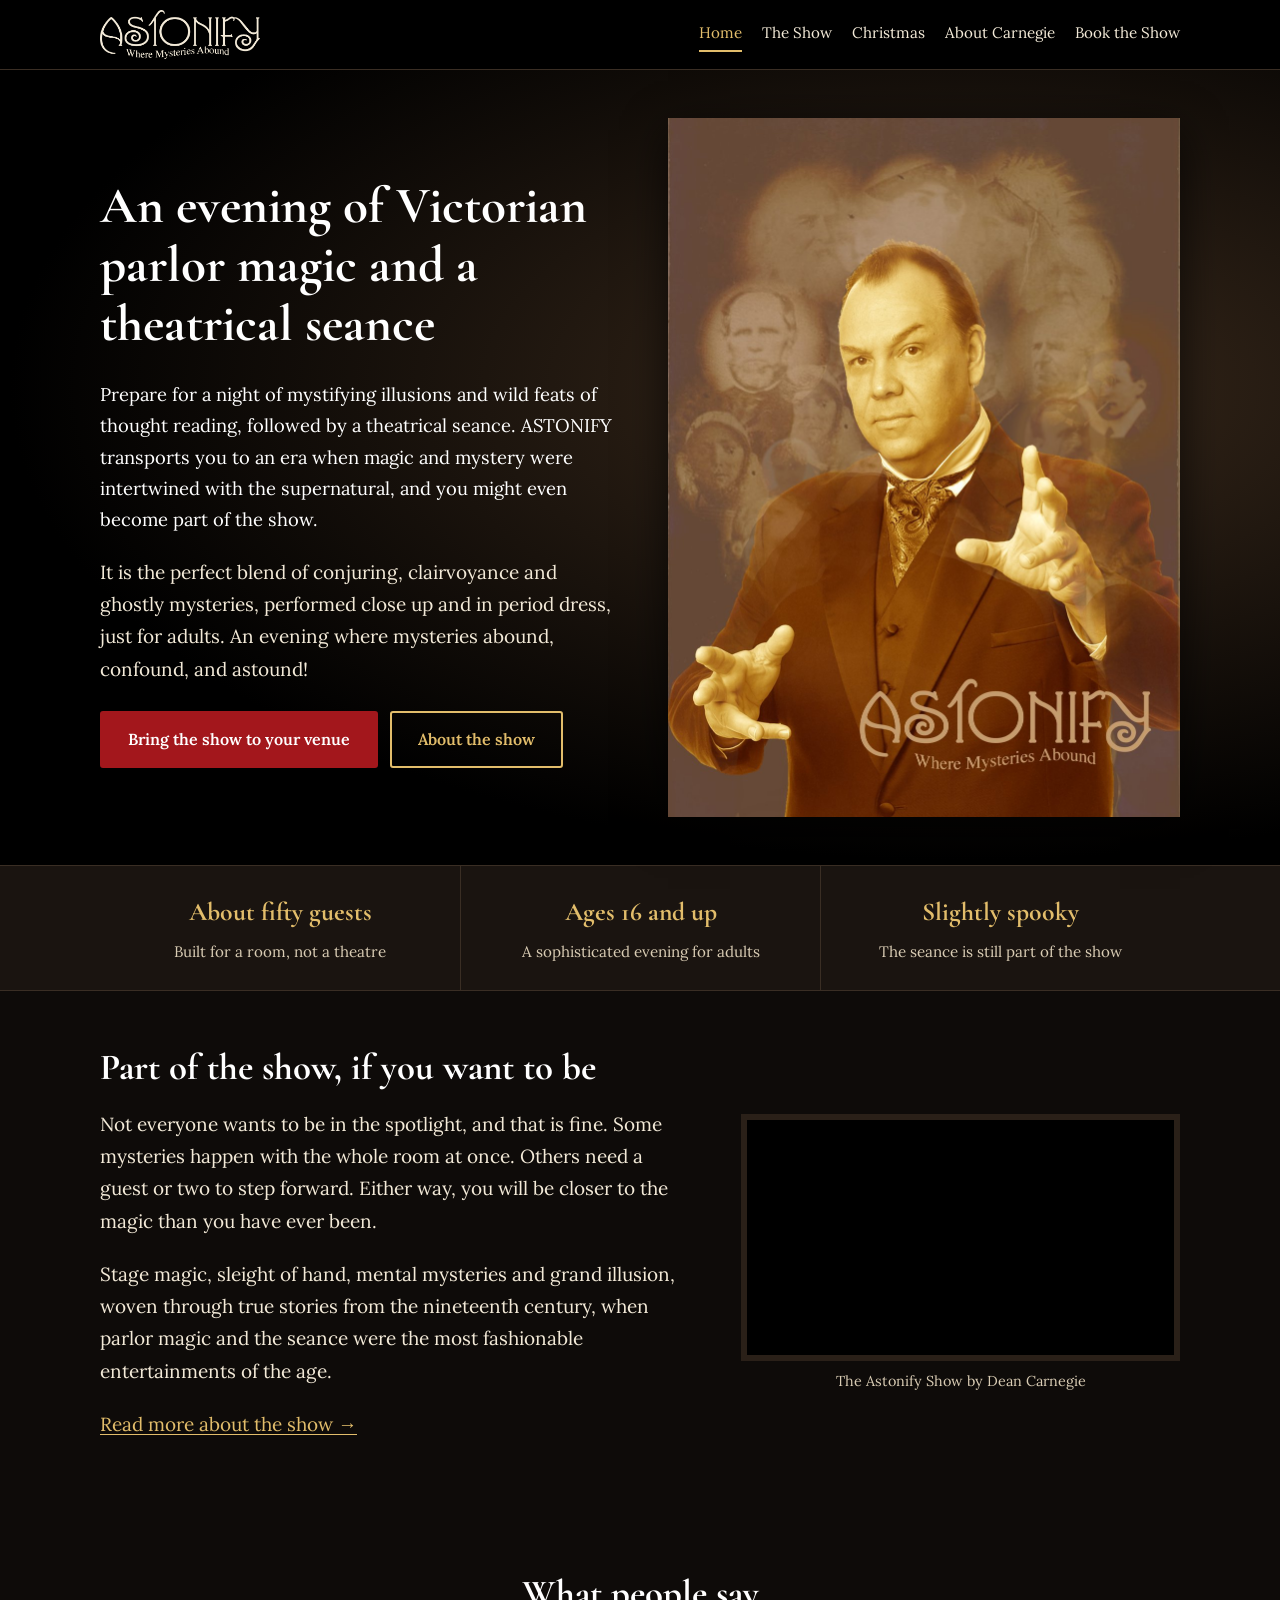
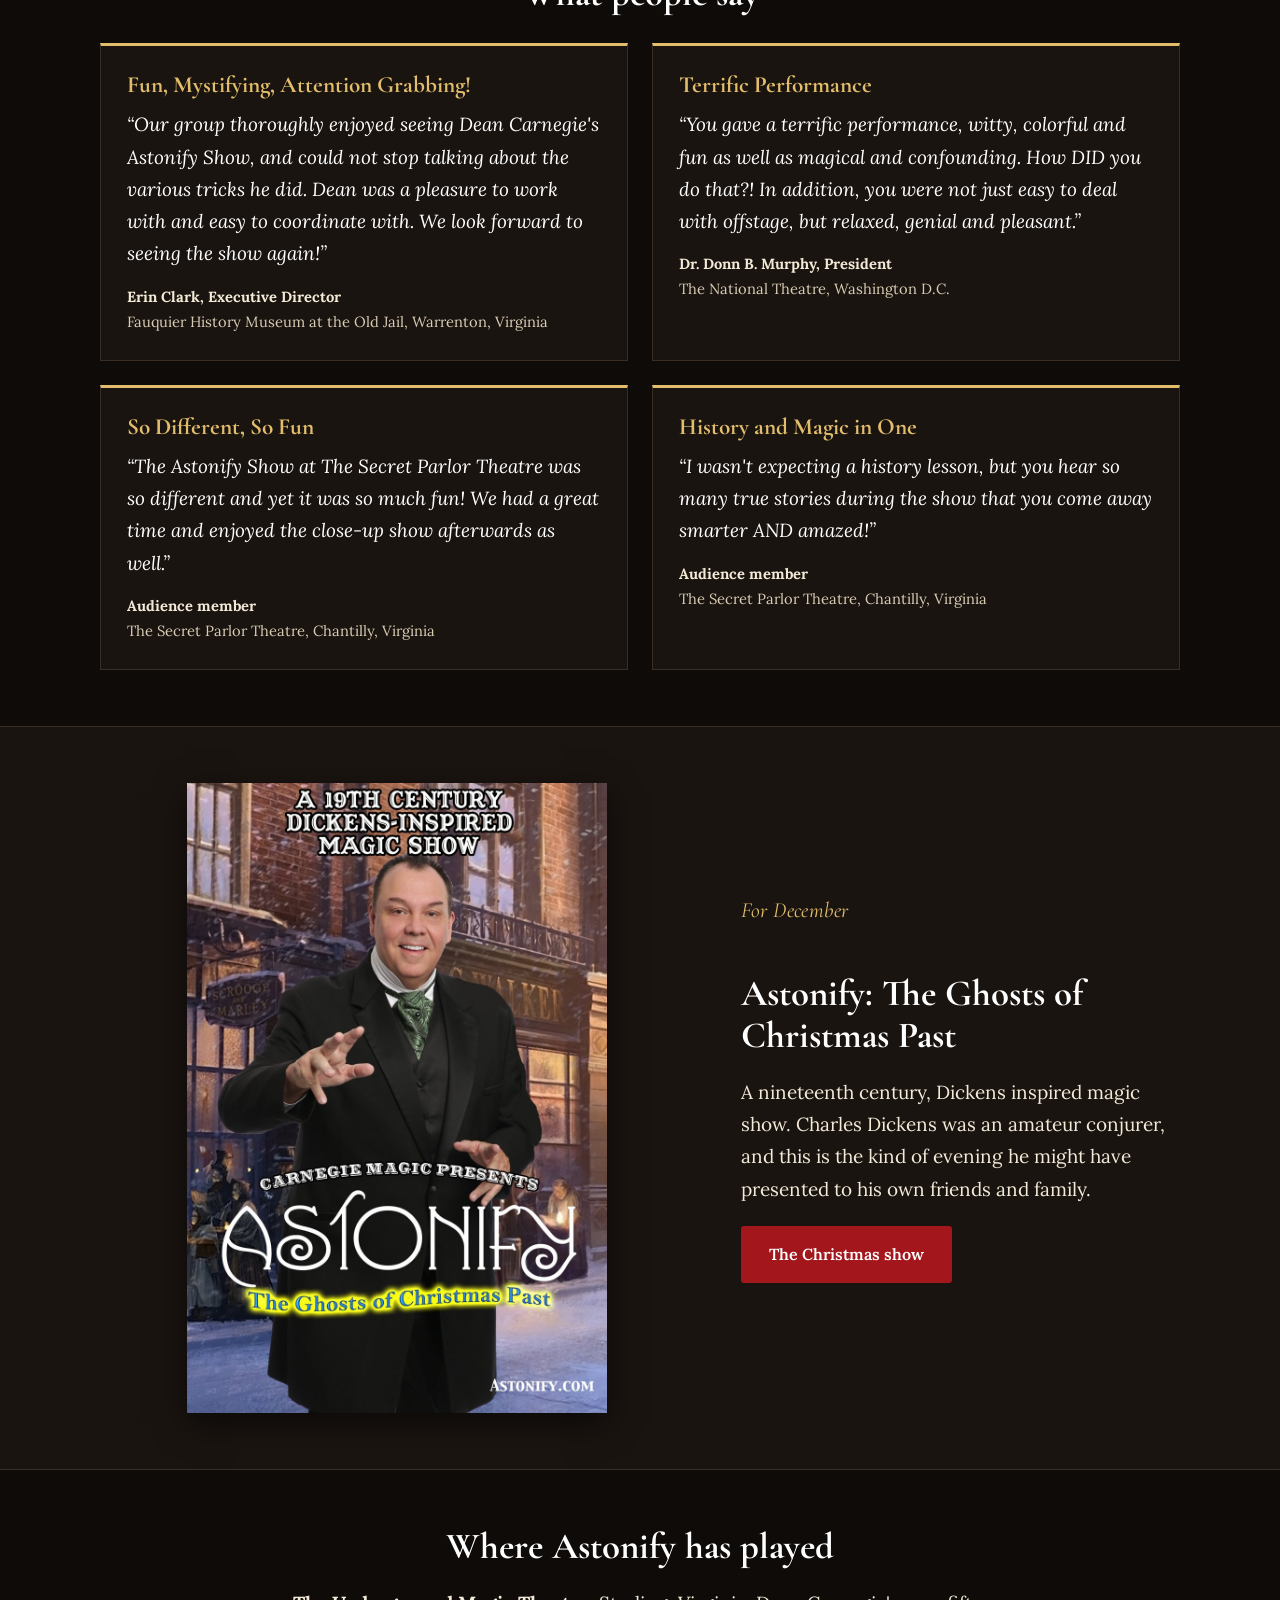
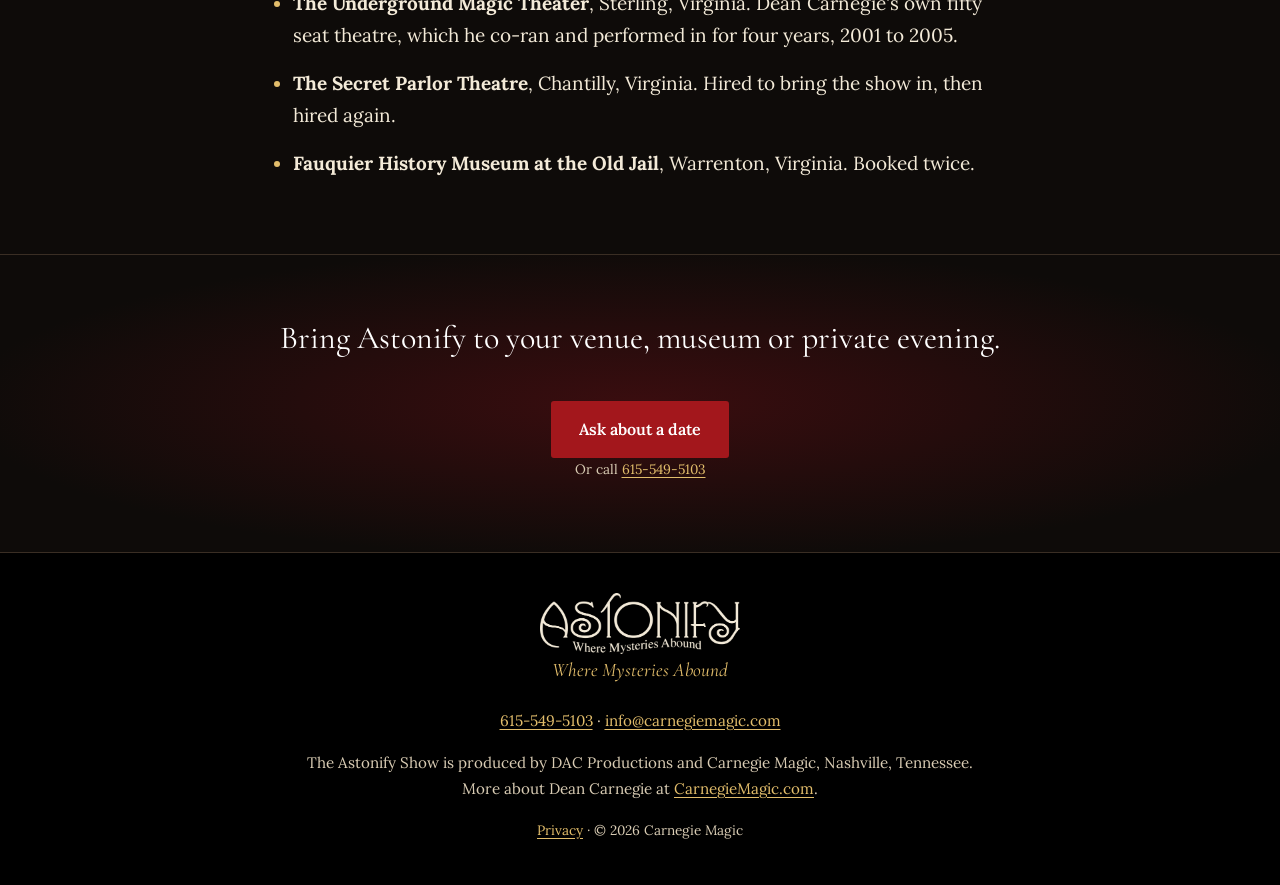
<file: index.html>
<!doctype html>
<html lang="en">
<head>
<meta charset="utf-8">
<meta name="viewport" content="width=device-width, initial-scale=1">
<title>The Astonify Show | Victorian Magic and Seance Show, Nashville | Dean Carnegie</title>
<meta name="description" content="Astonify is an immersive Victorian magic and theatrical seance show by Nashville illusionist Dean Carnegie, for an intimate room of about fifty adults. Book it for your venue, museum or private event.">
<link rel="canonical" href="https://astonify.com/">
<link rel="icon" href="img/icon.jpg">
<meta property="og:title" content="The Astonify Show | Victorian Magic and Seance Show, Nashville | Dean Carnegie">
<meta property="og:description" content="Astonify is an immersive Victorian magic and theatrical seance show by Nashville illusionist Dean Carnegie, for an intimate room of about fifty adults. Book it for your venue, museum or private event.">
<meta property="og:image" content="https://astonify.com/img/og.jpg">
<meta property="og:url" content="https://astonify.com/">
<meta property="og:type" content="website">
<meta name="twitter:card" content="summary_large_image">
<script type="application/ld+json">
{
 "@context": "https://schema.org",
 "@graph": [
  {"@type": "WebSite", "@id": "https://astonify.com/#site", "url": "https://astonify.com/", "name": "The Astonify Show",
   "publisher": {"@id": "https://carnegiemagic.com/#dean"}},
  {"@type": "Person", "@id": "https://carnegiemagic.com/#dean", "name": "Dean Carnegie",
   "alternateName": "Carnegie, The Artist of Mystery", "jobTitle": "Illusionist and magic historian",
   "url": "https://carnegiemagic.com/", "image": "https://astonify.com/img/spirits-hero.jpg",
   "homeLocation": {"@type": "City", "name": "Nashville, Tennessee"},
   "sameAs": ["https://carnegiemagic.com/", "https://themagicdetective.com/", "https://magicdetectivepodcast.com/",
              "https://art.carnegiemagic.com/", "https://www.youtube.com/@ArtistofMystery"]},
  {"@type": "Service", "@id": "https://astonify.com/#show", "name": "The Astonify Show",
   "alternateName": "Astonify", "serviceType": "Victorian parlor magic show and theatrical seance",
   "description": "An immersive evening of Victorian parlor magic, thought reading and a theatrical seance, created and performed by Nashville illusionist Dean Carnegie for an intimate room of about fifty adults (ages 16 and up). Available all year for venues, museums, historic sites, clubs and private events.",
   "url": "https://astonify.com/", "image": "https://astonify.com/img/og.jpg",
   "provider": {"@id": "https://carnegiemagic.com/#dean"},
   "areaServed": [{"@type": "City", "name": "Nashville, Tennessee"}, {"@type": "State", "name": "Tennessee"}, {"@type": "Country", "name": "United States"}],
   "audience": {"@type": "PeopleAudience", "suggestedMinAge": 16},
   "hasOfferCatalog": {"@type": "OfferCatalog", "name": "Astonify shows", "itemListElement": [
     {"@type": "Offer", "itemOffered": {"@type": "Service", "name": "The Astonify Show", "url": "https://astonify.com/the-show/"}},
     {"@type": "Offer", "itemOffered": {"@type": "Service", "name": "Astonify: The Ghosts of Christmas Past", "url": "https://astonify.com/christmas/",
       "description": "A family friendly, Dickens inspired nineteenth century magic show for intimate December events."}}]},
   "review": [
     {"@type": "Review", "reviewBody": "Fun, Mystifying, Attention Grabbing! Our group thoroughly enjoyed seeing Dean Carnegie's Astonify Show.",
      "author": {"@type": "Person", "name": "Erin Clark", "jobTitle": "Executive Director, Fauquier History Museum at the Old Jail"}},
     {"@type": "Review", "reviewBody": "You gave a terrific performance, witty, colorful and fun as well as magical and confounding.",
      "author": {"@type": "Person", "name": "Dr. Donn B. Murphy", "jobTitle": "President, The National Theatre, Washington D.C."}}]}
 ]
}
</script>
<link rel="preconnect" href="https://fonts.googleapis.com">
<link rel="preconnect" href="https://fonts.gstatic.com" crossorigin>
<link href="https://fonts.googleapis.com/css2?family=Cormorant+Garamond:ital,wght@0,600;0,700;1,600&family=Lora:ital,wght@0,400;0,600;1,400&display=swap" rel="stylesheet">
<link rel="stylesheet" href="style.css">
</head>
<body>
<a class="skip" href="#main">Skip to content</a>
<header class="top">
  <div class="wrap top-in">
    <a class="brand" href="./"><img src="img/logo.png" alt="Astonify" width="180" height="55"></a>
    <nav aria-label="Main"><a href="./" aria-current="page">Home</a><a href="the-show/">The Show</a><a href="christmas/">Christmas</a><a href="about/">About Carnegie</a><a href="book/">Book the Show</a></nav>
  </div>
</header>
<main id="main">

<section class="hero"><div class="wrap hero-in">
  <div class="hero-text">
    <h1>An evening of Victorian parlor magic and a theatrical seance</h1>
    <p class="lead">Prepare for a night of mystifying illusions and wild feats of thought reading, followed by a
    theatrical seance. ASTONIFY transports you to an era when magic and mystery were intertwined with the supernatural,
    and you might even become part of the show.</p>
    <p>It is the perfect blend of conjuring, clairvoyance and ghostly mysteries, performed close up and in period dress,
    just for adults. An evening where mysteries abound, confound, and astound!</p>
    <div class="btns"><a class="btn" href="book/">Bring the show to your venue</a>
    <a class="btn ghost" href="the-show/">About the show</a></div>
  </div>
  <div class="hero-photo">
    <img src="img/spirits-hero.jpg" alt="Dean Carnegie surrounded by the spirits of the past. Astonify, Where Mysteries Abound" width="1025" height="1400">
  </div>
</div></section>

<section class="facts"><div class="wrap facts-in">
  <div><strong>About fifty guests</strong><span>Built for a room, not a theatre</span></div>
  <div><strong>Ages 16 and up</strong><span>A sophisticated evening for adults</span></div>
  <div><strong>Slightly spooky</strong><span>The seance is still part of the show</span></div>
</div></section>

<section class="band"><div class="wrap split">
  <div>
    <h2>Part of the show, if you want to be</h2>
    <p>Not everyone wants to be in the spotlight, and that is fine. Some mysteries happen with the whole room at once.
    Others need a guest or two to step forward. Either way, you will be closer to the magic than you have ever been.</p>
    <p>Stage magic, sleight of hand, mental mysteries and grand illusion, woven through true stories from the
    nineteenth century, when parlor magic and the seance were the most fashionable entertainments of the age.</p>
    <p><a href="the-show/">Read more about the show &rarr;</a></p>
  </div>
  <div><div class="video">
      <div class="video-frame"><iframe src="https://www.youtube.com/embed/URUODQ2wFEM" title="The Astonify Show by Dean Carnegie" loading="lazy"
        allow="accelerometer; autoplay; clipboard-write; encrypted-media; gyroscope; picture-in-picture; web-share"
        referrerpolicy="strict-origin-when-cross-origin" allowfullscreen></iframe></div>
      <span class="video-cap">The Astonify Show by Dean Carnegie</span>
    </div></div>
</div></section>

<section class="band"><div class="wrap"><h2 class="center">What people say</h2><div class="reviews">
    <figure class="review">
      <h3>Fun, Mystifying, Attention Grabbing!</h3>
      <blockquote>&ldquo;Our group thoroughly enjoyed seeing Dean Carnegie&#x27;s Astonify Show, and could not stop talking about the various tricks he did. Dean was a pleasure to work with and easy to coordinate with. We look forward to seeing the show again!&rdquo;</blockquote>
      <figcaption><strong>Erin Clark, Executive Director</strong><br>Fauquier History Museum at the Old Jail, Warrenton, Virginia</figcaption>
    </figure>
    <figure class="review">
      <h3>Terrific Performance</h3>
      <blockquote>&ldquo;You gave a terrific performance, witty, colorful and fun as well as magical and confounding. How DID you do that?! In addition, you were not just easy to deal with offstage, but relaxed, genial and pleasant.&rdquo;</blockquote>
      <figcaption><strong>Dr. Donn B. Murphy, President</strong><br>The National Theatre, Washington D.C.</figcaption>
    </figure>
    <figure class="review">
      <h3>So Different, So Fun</h3>
      <blockquote>&ldquo;The Astonify Show at The Secret Parlor Theatre was so different and yet it was so much fun! We had a great time and enjoyed the close-up show afterwards as well.&rdquo;</blockquote>
      <figcaption><strong>Audience member</strong><br>The Secret Parlor Theatre, Chantilly, Virginia</figcaption>
    </figure>
    <figure class="review">
      <h3>History and Magic in One</h3>
      <blockquote>&ldquo;I wasn&#x27;t expecting a history lesson, but you hear so many true stories during the show that you come away smarter AND amazed!&rdquo;</blockquote>
      <figcaption><strong>Audience member</strong><br>The Secret Parlor Theatre, Chantilly, Virginia</figcaption>
    </figure></div></div></section>

<section class="band dark"><div class="wrap split">
  <div><img class="poster" src="img/ghosts-poster.jpg" alt="Poster: Astonify, The Ghosts of Christmas Past" width="900" height="1350" loading="lazy"></div>
  <div>
    <p class="kicker">For December</p>
    <h2>Astonify: The Ghosts of Christmas Past</h2>
    <p>A nineteenth century, Dickens inspired magic show. Charles Dickens was an amateur conjurer, and this is the
    kind of evening he might have presented to his own friends and family.</p>
    <p><a class="btn" href="christmas/">The Christmas show</a></p>
  </div>
</div></section>

<section class="band"><div class="wrap narrow">
  <h2 class="center">Where Astonify has played</h2>
  <ul class="venues">
    <li><strong>The Underground Magic Theater</strong>, Sterling, Virginia. Dean Carnegie's own fifty seat theatre,
    which he co-ran and performed in for four years, 2001 to 2005.</li>
    <li><strong>The Secret Parlor Theatre</strong>, Chantilly, Virginia. Hired to bring the show in, then hired again.</li>
    <li><strong>Fauquier History Museum at the Old Jail</strong>, Warrenton, Virginia. Booked twice.</li>
  </ul>
</div></section>
<section class="cta"><div class="wrap center">
  <p class="cta-line">Bring Astonify to your venue, museum or private evening.</p>
  <a class="btn" href="book/">Ask about a date</a>
  <p class="small">Or call <a href="tel:+16155495103">615-549-5103</a></p>
</div></section>

</main>
<footer class="foot">
  <div class="wrap">
    <img src="img/logo.png" alt="" width="200" height="61" class="foot-logo">
    <p class="foot-tag">Where Mysteries Abound</p>
    <p><a href="tel:+16155495103">615-549-5103</a> &middot; <a href="mailto:info@carnegiemagic.com">info@carnegiemagic.com</a></p>
    <p>The Astonify Show is produced by DAC Productions and Carnegie Magic, Nashville, Tennessee.<br>
    More about Dean Carnegie at <a href="https://carnegiemagic.com/">CarnegieMagic.com</a>.</p>
    <p class="small"><a href="privacy/">Privacy</a> &middot; &copy; 2026 Carnegie Magic</p>
  </div>
</footer>
<script>
// old WordPress links like astonify.com/?page_id=496 land here; send them to the matching new page
(function(){var p=new URLSearchParams(location.search).get('page_id');
var m={'496':'christmas/','571':'privacy/'};if(p&&m[p])location.replace(m[p]);})();
</script>
</body>
</html>
</file>
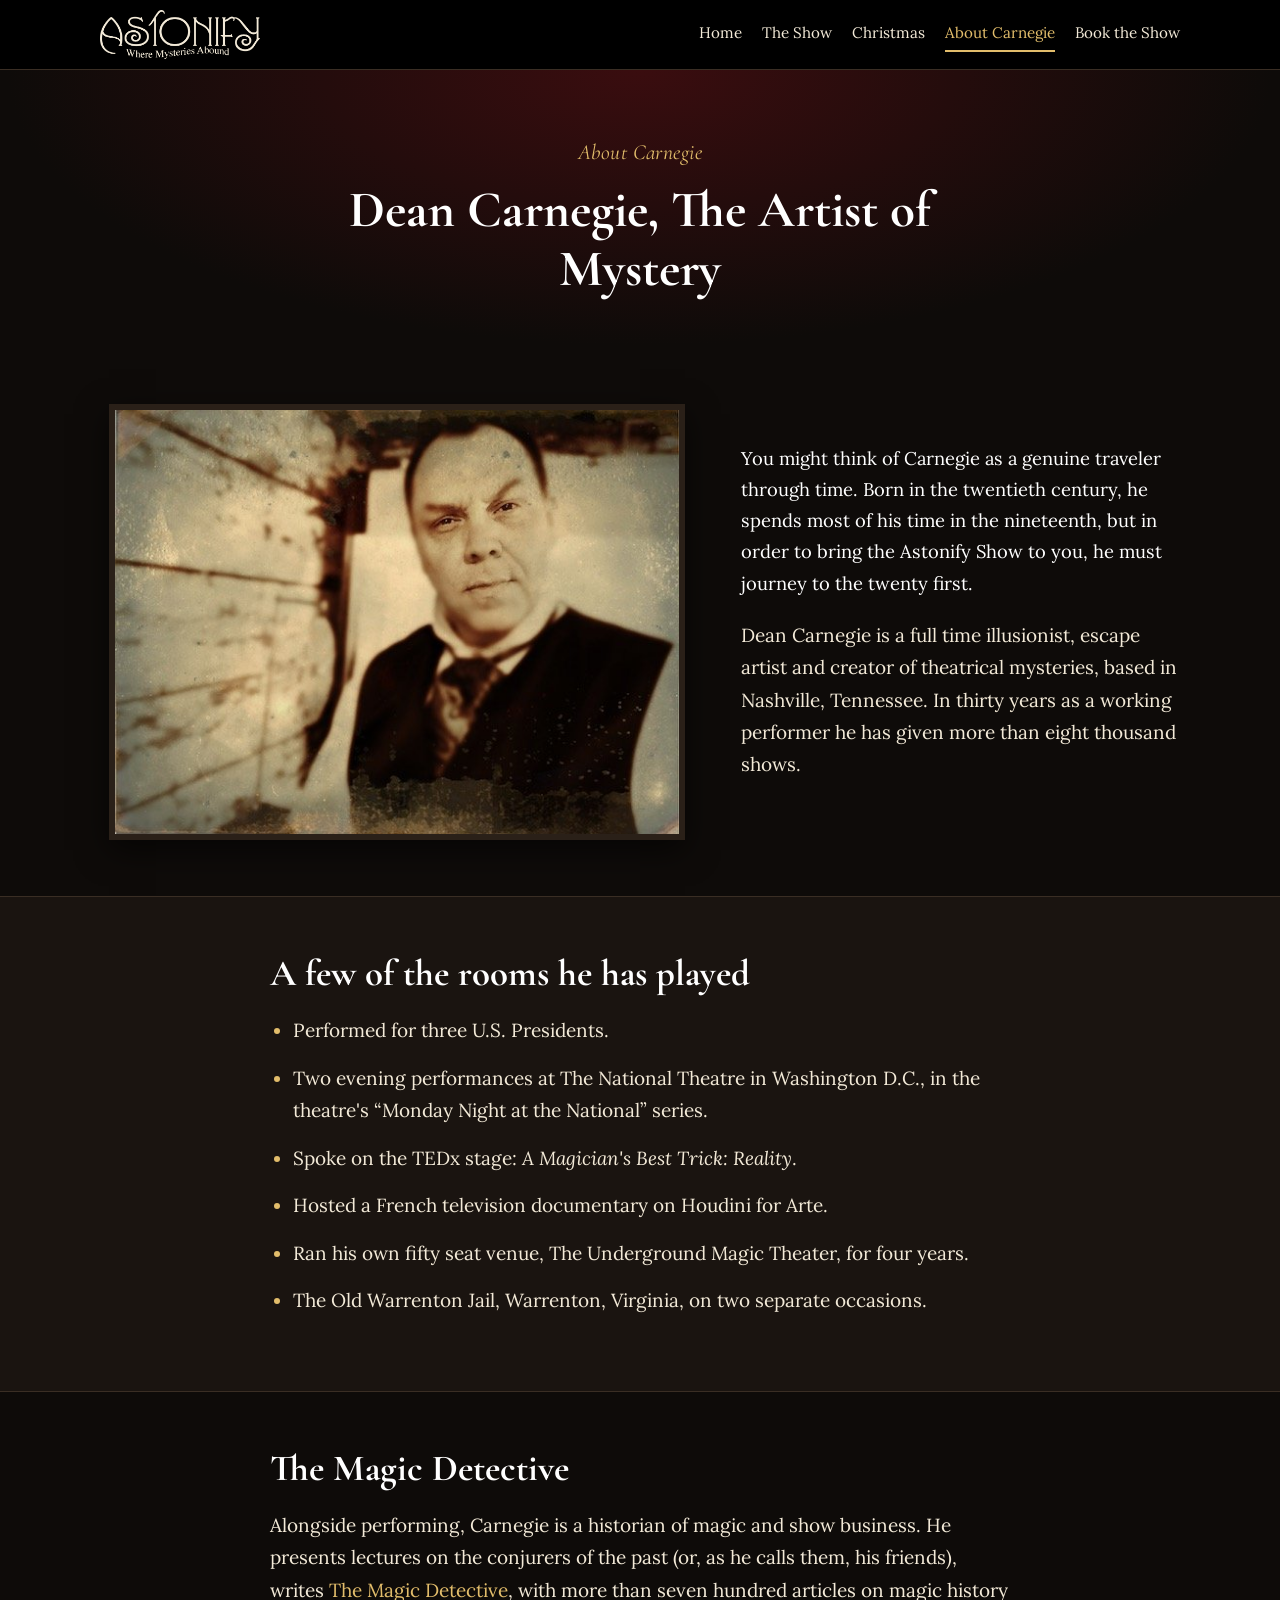
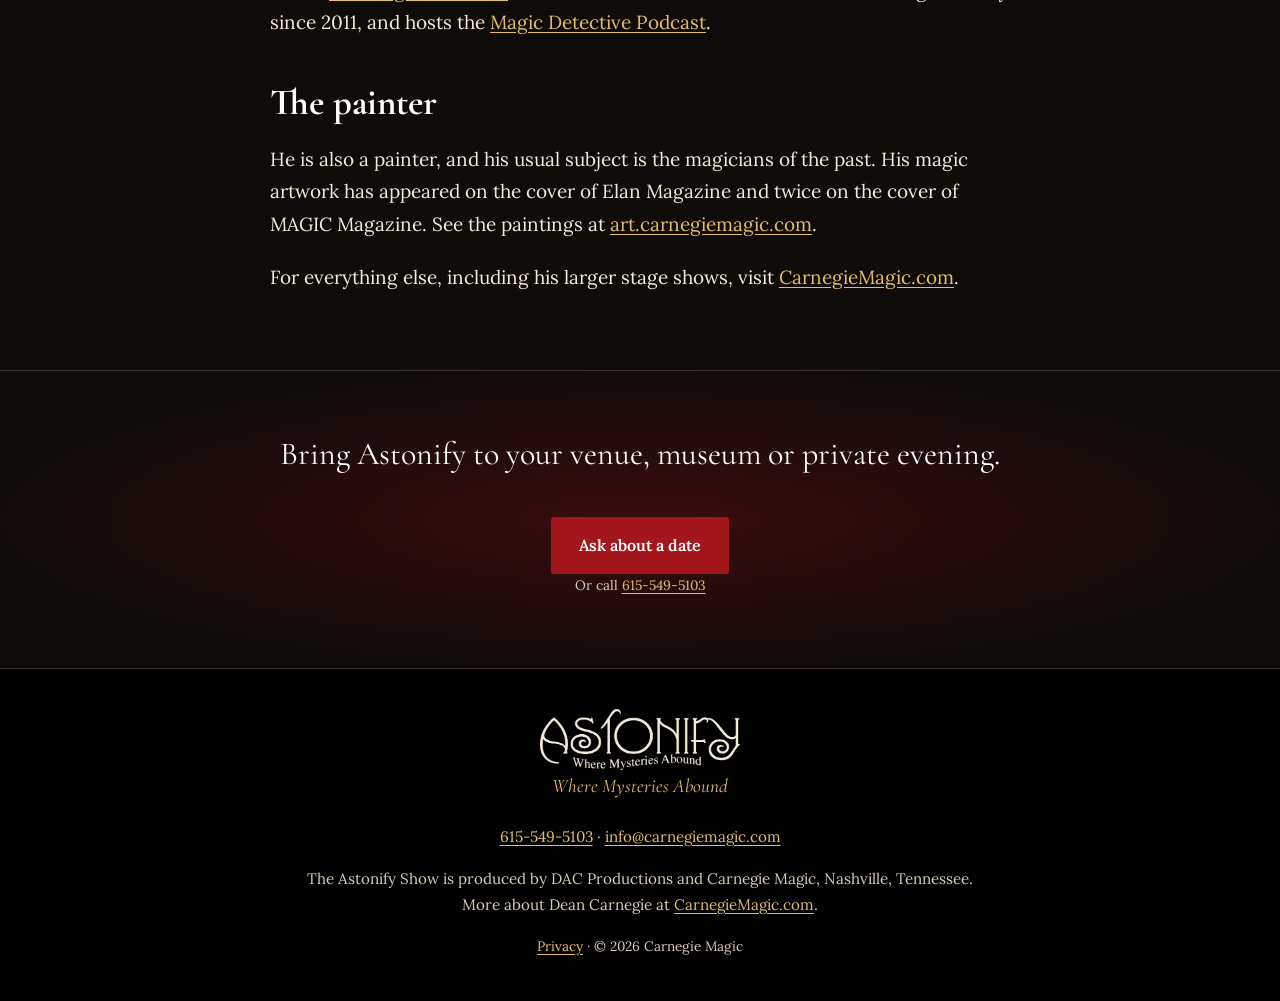
<file: about/index.html>
<!doctype html>
<html lang="en">
<head>
<meta charset="utf-8">
<meta name="viewport" content="width=device-width, initial-scale=1">
<title>About Dean Carnegie, Nashville Illusionist | The Astonify Show</title>
<meta name="description" content="Dean Carnegie, The Artist of Mystery: Nashville illusionist, magic historian and painter. Thirty years, more than eight thousand shows.">
<link rel="canonical" href="https://astonify.com/about/">
<link rel="icon" href="../img/icon.jpg">
<meta property="og:title" content="About Dean Carnegie, Nashville Illusionist | The Astonify Show">
<meta property="og:description" content="Dean Carnegie, The Artist of Mystery: Nashville illusionist, magic historian and painter. Thirty years, more than eight thousand shows.">
<meta property="og:image" content="https://astonify.com/img/og.jpg">
<meta property="og:url" content="https://astonify.com/about/">
<meta property="og:type" content="website">
<meta name="twitter:card" content="summary_large_image">

<link rel="preconnect" href="https://fonts.googleapis.com">
<link rel="preconnect" href="https://fonts.gstatic.com" crossorigin>
<link href="https://fonts.googleapis.com/css2?family=Cormorant+Garamond:ital,wght@0,600;0,700;1,600&family=Lora:ital,wght@0,400;0,600;1,400&display=swap" rel="stylesheet">
<link rel="stylesheet" href="../style.css">
</head>
<body>
<a class="skip" href="#main">Skip to content</a>
<header class="top">
  <div class="wrap top-in">
    <a class="brand" href="../"><img src="../img/logo.png" alt="Astonify" width="180" height="55"></a>
    <nav aria-label="Main"><a href=".././">Home</a><a href="../the-show/">The Show</a><a href="../christmas/">Christmas</a><a href="../about/" aria-current="page">About Carnegie</a><a href="../book/">Book the Show</a></nav>
  </div>
</header>
<main id="main">

<section class="pagehead"><div class="wrap narrow center">
  <p class="kicker">About Carnegie</p>
  <h1>Dean Carnegie, The Artist of Mystery</h1>
</div></section>
<section class="band"><div class="wrap split">
  <div><img class="photo" src="../img/portrait.jpg" alt="Tintype style portrait of Dean Carnegie" width="576" height="433"></div>
  <div>
    <p class="lead">You might think of Carnegie as a genuine traveler through time. Born in the twentieth century,
    he spends most of his time in the nineteenth, but in order to bring the Astonify Show to you, he must journey
    to the twenty first.</p>
    <p>Dean Carnegie is a full time illusionist, escape artist and creator of theatrical mysteries, based in
    Nashville, Tennessee. In thirty years as a working performer he has given more than eight thousand shows.</p>
  </div>
</div></section>
<section class="band dark"><div class="wrap narrow">
  <h2>A few of the rooms he has played</h2>
  <ul class="creds">
    <li>Performed for three U.S. Presidents.</li>
    <li>Two evening performances at The National Theatre in Washington D.C., in the theatre's
    &ldquo;Monday Night at the National&rdquo; series.</li>
    <li>Spoke on the TEDx stage: <em>A Magician's Best Trick: Reality</em>.</li>
    <li>Hosted a French television documentary on Houdini for Arte.</li>
    <li>Ran his own fifty seat venue, The Underground Magic Theater, for four years.</li>
    <li>The Old Warrenton Jail, Warrenton, Virginia, on two separate occasions.</li>
  </ul>
</div></section>
<section class="band"><div class="wrap narrow">
  <h2>The Magic Detective</h2>
  <p>Alongside performing, Carnegie is a historian of magic and show business. He presents lectures on the
  conjurers of the past (or, as he calls them, his friends), writes <a href="https://themagicdetective.com/">The Magic Detective</a>,
  with more than seven hundred articles on magic history since 2011, and hosts the
  <a href="https://magicdetectivepodcast.com/">Magic Detective Podcast</a>.</p>
  <h2>The painter</h2>
  <p>He is also a painter, and his usual subject is the magicians of the past. His magic artwork has appeared on the
  cover of Elan Magazine and twice on the cover of MAGIC Magazine. See the paintings at
  <a href="https://art.carnegiemagic.com/">art.carnegiemagic.com</a>.</p>
  <p>For everything else, including his larger stage shows, visit <a href="https://carnegiemagic.com/">CarnegieMagic.com</a>.</p>
</div></section>
<section class="cta"><div class="wrap center">
  <p class="cta-line">Bring Astonify to your venue, museum or private evening.</p>
  <a class="btn" href="../book/">Ask about a date</a>
  <p class="small">Or call <a href="tel:+16155495103">615-549-5103</a></p>
</div></section>

</main>
<footer class="foot">
  <div class="wrap">
    <img src="../img/logo.png" alt="" width="200" height="61" class="foot-logo">
    <p class="foot-tag">Where Mysteries Abound</p>
    <p><a href="tel:+16155495103">615-549-5103</a> &middot; <a href="mailto:info@carnegiemagic.com">info@carnegiemagic.com</a></p>
    <p>The Astonify Show is produced by DAC Productions and Carnegie Magic, Nashville, Tennessee.<br>
    More about Dean Carnegie at <a href="https://carnegiemagic.com/">CarnegieMagic.com</a>.</p>
    <p class="small"><a href="../privacy/">Privacy</a> &middot; &copy; 2026 Carnegie Magic</p>
  </div>
</footer>

</body>
</html>
</file>
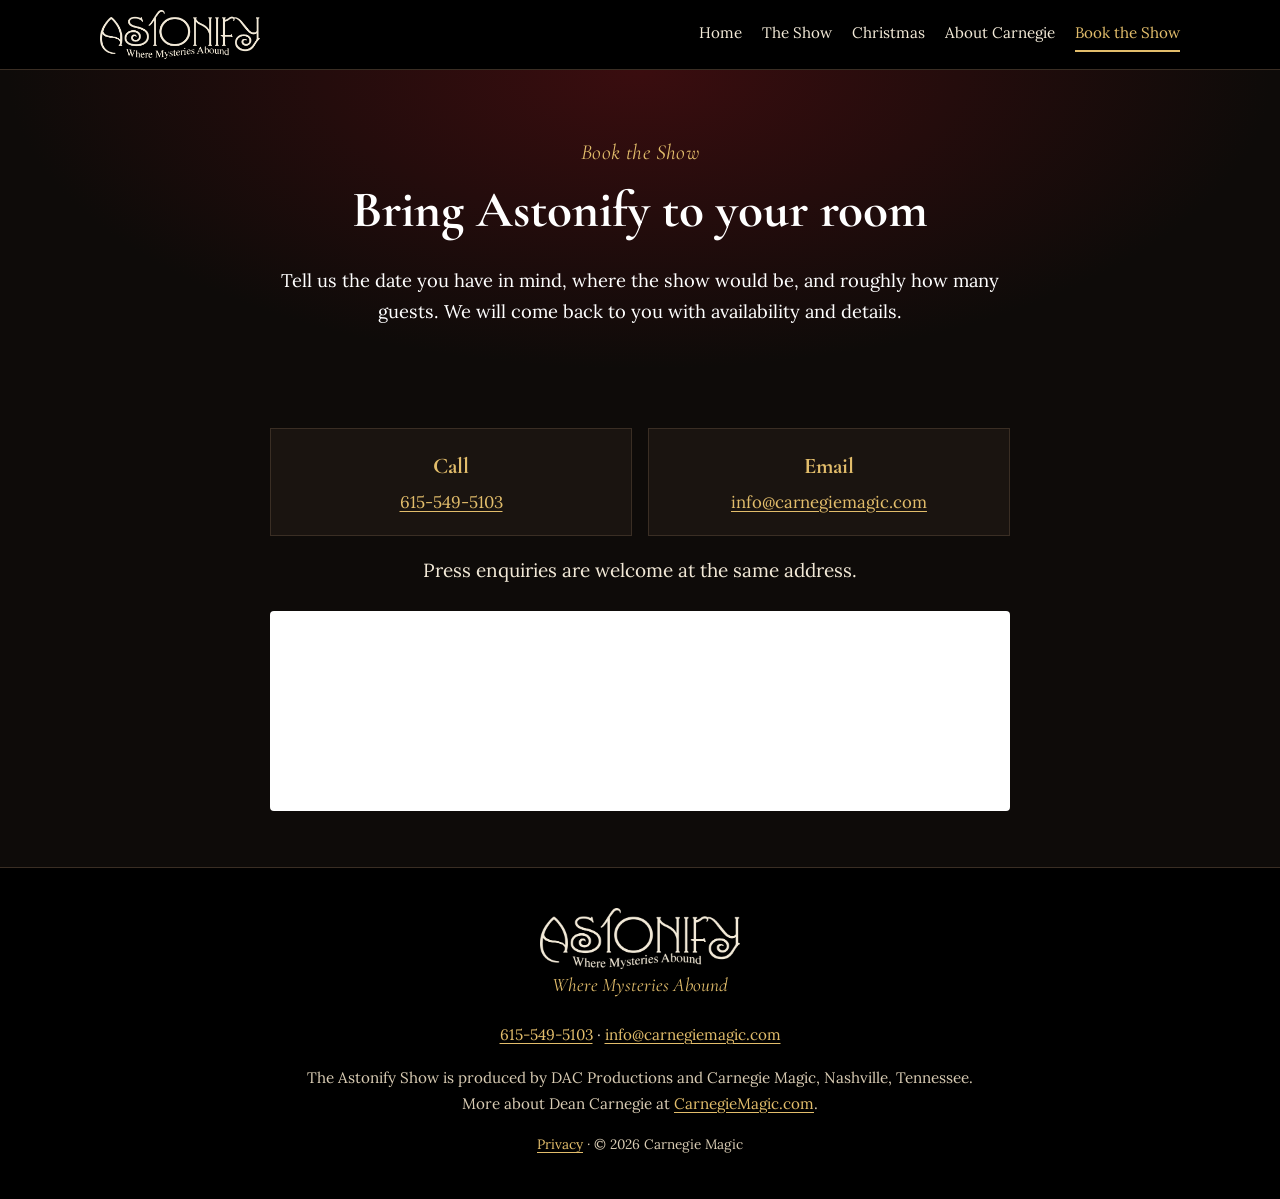
<file: book/index.html>
<!doctype html>
<html lang="en">
<head>
<meta charset="utf-8">
<meta name="viewport" content="width=device-width, initial-scale=1">
<title>Book the Show | The Astonify Show, Nashville</title>
<meta name="description" content="Bring The Astonify Show to your venue, museum, club or private evening. Ask about availability.">
<link rel="canonical" href="https://astonify.com/book/">
<link rel="icon" href="../img/icon.jpg">
<meta property="og:title" content="Book the Show | The Astonify Show, Nashville">
<meta property="og:description" content="Bring The Astonify Show to your venue, museum, club or private evening. Ask about availability.">
<meta property="og:image" content="https://astonify.com/img/og.jpg">
<meta property="og:url" content="https://astonify.com/book/">
<meta property="og:type" content="website">
<meta name="twitter:card" content="summary_large_image">

<link rel="preconnect" href="https://fonts.googleapis.com">
<link rel="preconnect" href="https://fonts.gstatic.com" crossorigin>
<link href="https://fonts.googleapis.com/css2?family=Cormorant+Garamond:ital,wght@0,600;0,700;1,600&family=Lora:ital,wght@0,400;0,600;1,400&display=swap" rel="stylesheet">
<link rel="stylesheet" href="../style.css">
</head>
<body>
<a class="skip" href="#main">Skip to content</a>
<header class="top">
  <div class="wrap top-in">
    <a class="brand" href="../"><img src="../img/logo.png" alt="Astonify" width="180" height="55"></a>
    <nav aria-label="Main"><a href=".././">Home</a><a href="../the-show/">The Show</a><a href="../christmas/">Christmas</a><a href="../about/">About Carnegie</a><a href="../book/" aria-current="page">Book the Show</a></nav>
  </div>
</header>
<main id="main">

<section class="pagehead"><div class="wrap narrow center">
  <p class="kicker">Book the Show</p>
  <h1>Bring Astonify to your room</h1>
  <p class="lead">Tell us the date you have in mind, where the show would be, and roughly how many guests.
  We will come back to you with availability and details.</p>
</div></section>
<section class="band"><div class="wrap narrow">
  <div class="contact-row">
    <div><strong>Call</strong><a href="tel:+16155495103">615-549-5103</a></div>
    <div><strong>Email</strong><a href="mailto:info@carnegiemagic.com">info@carnegiemagic.com</a></div>
  </div>
  <p class="center">Press enquiries are welcome at the same address.</p>
  <div class="form-box">
    <script src="https://mago.co/Scripts/form.js"></script>
    <script>
      var magoForm = new MagoForm();
      magoForm.initialize({'formId':'e53a8875-e511-11ee-87d5-1a8035880eaa','autoResize':true,'ssl':true});
      magoForm.display();
    </script>
    <noscript><p>The booking form needs JavaScript. Please call or email instead.</p></noscript>
  </div>
</div></section>

</main>
<footer class="foot">
  <div class="wrap">
    <img src="../img/logo.png" alt="" width="200" height="61" class="foot-logo">
    <p class="foot-tag">Where Mysteries Abound</p>
    <p><a href="tel:+16155495103">615-549-5103</a> &middot; <a href="mailto:info@carnegiemagic.com">info@carnegiemagic.com</a></p>
    <p>The Astonify Show is produced by DAC Productions and Carnegie Magic, Nashville, Tennessee.<br>
    More about Dean Carnegie at <a href="https://carnegiemagic.com/">CarnegieMagic.com</a>.</p>
    <p class="small"><a href="../privacy/">Privacy</a> &middot; &copy; 2026 Carnegie Magic</p>
  </div>
</footer>

</body>
</html>
</file>
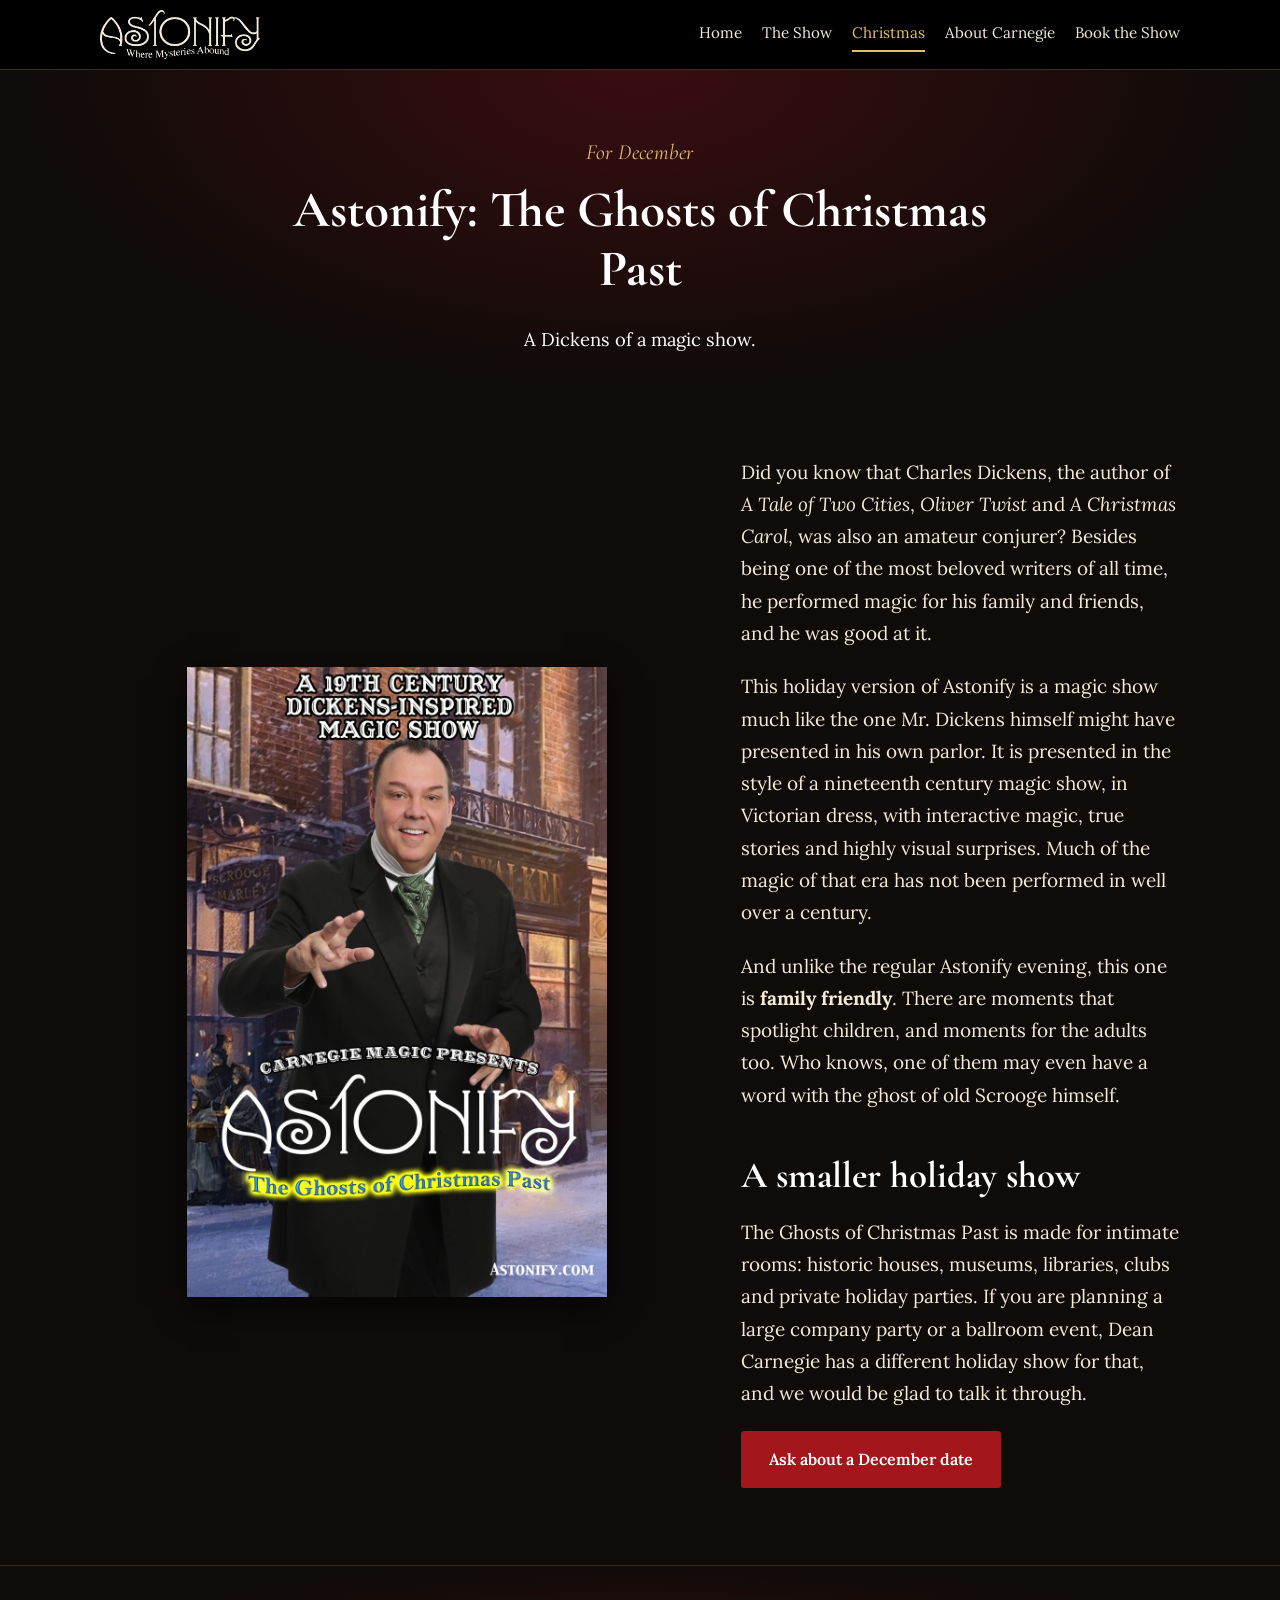
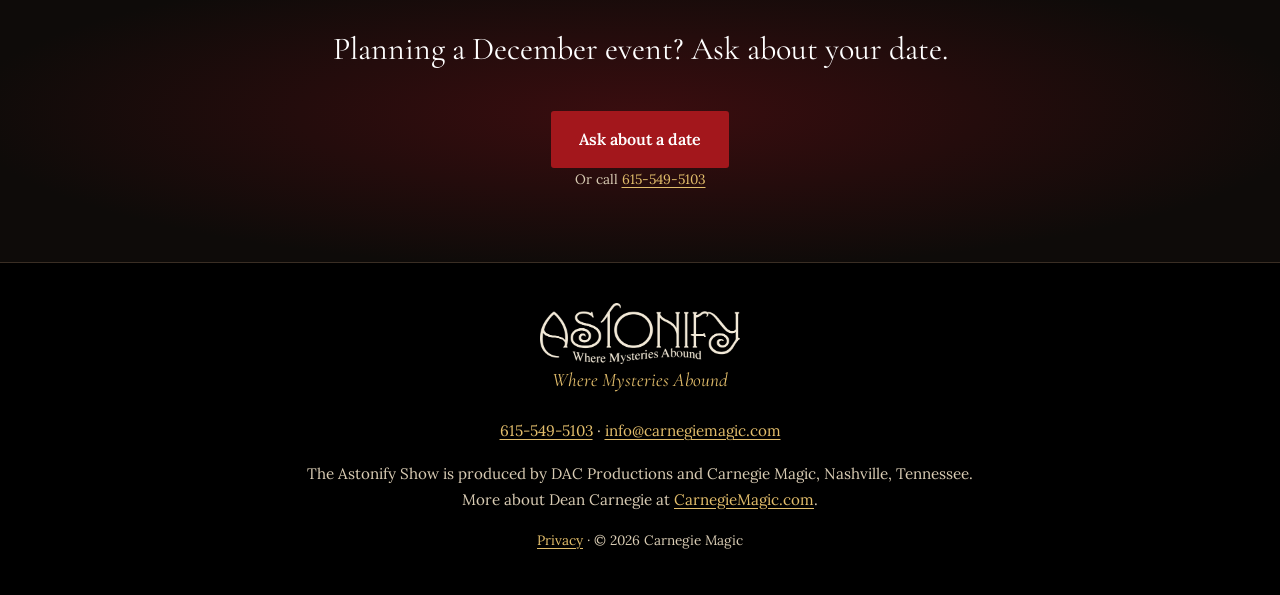
<file: christmas/index.html>
<!doctype html>
<html lang="en">
<head>
<meta charset="utf-8">
<meta name="viewport" content="width=device-width, initial-scale=1">
<title>The Ghosts of Christmas Past | Dickens Christmas Magic Show, Nashville | Astonify</title>
<meta name="description" content="Astonify: The Ghosts of Christmas Past, a family friendly, Dickens inspired nineteenth century magic show for intimate December events.">
<link rel="canonical" href="https://astonify.com/christmas/">
<link rel="icon" href="../img/icon.jpg">
<meta property="og:title" content="The Ghosts of Christmas Past | Dickens Christmas Magic Show, Nashville | Astonify">
<meta property="og:description" content="Astonify: The Ghosts of Christmas Past, a family friendly, Dickens inspired nineteenth century magic show for intimate December events.">
<meta property="og:image" content="https://astonify.com/img/og.jpg">
<meta property="og:url" content="https://astonify.com/christmas/">
<meta property="og:type" content="website">
<meta name="twitter:card" content="summary_large_image">

<link rel="preconnect" href="https://fonts.googleapis.com">
<link rel="preconnect" href="https://fonts.gstatic.com" crossorigin>
<link href="https://fonts.googleapis.com/css2?family=Cormorant+Garamond:ital,wght@0,600;0,700;1,600&family=Lora:ital,wght@0,400;0,600;1,400&display=swap" rel="stylesheet">
<link rel="stylesheet" href="../style.css">
</head>
<body>
<a class="skip" href="#main">Skip to content</a>
<header class="top">
  <div class="wrap top-in">
    <a class="brand" href="../"><img src="../img/logo.png" alt="Astonify" width="180" height="55"></a>
    <nav aria-label="Main"><a href=".././">Home</a><a href="../the-show/">The Show</a><a href="../christmas/" aria-current="page">Christmas</a><a href="../about/">About Carnegie</a><a href="../book/">Book the Show</a></nav>
  </div>
</header>
<main id="main">

<section class="pagehead"><div class="wrap narrow center">
  <p class="kicker">For December</p>
  <h1>Astonify: The Ghosts of Christmas Past</h1>
  <p class="lead">A Dickens of a magic show.</p>
</div></section>
<section class="band"><div class="wrap split">
  <div><img class="poster" src="../img/ghosts-poster.jpg" alt="Poster: Carnegie Magic presents Astonify, The Ghosts of Christmas Past, a 19th century Dickens inspired magic show" width="900" height="1350"></div>
  <div>
    <p>Did you know that Charles Dickens, the author of <em>A Tale of Two Cities</em>, <em>Oliver Twist</em> and
    <em>A Christmas Carol</em>, was also an amateur conjurer? Besides being one of the most beloved writers of all time,
    he performed magic for his family and friends, and he was good at it.</p>
    <p>This holiday version of Astonify is a magic show much like the one Mr. Dickens himself might have presented
    in his own parlor. It is presented in the style of a nineteenth century magic show, in Victorian dress, with
    interactive magic, true stories and highly visual surprises. Much of the magic of that era has not been performed
    in well over a century.</p>
    <p>And unlike the regular Astonify evening, this one is <strong>family friendly</strong>. There are moments that spotlight
    children, and moments for the adults too. Who knows, one of them may even have a word with the ghost of old Scrooge himself.</p>
    <h2>A smaller holiday show</h2>
    <p>The Ghosts of Christmas Past is made for intimate rooms: historic houses, museums, libraries, clubs and private
    holiday parties. If you are planning a large company party or a ballroom event, Dean Carnegie has a different
    holiday show for that, and we would be glad to talk it through.</p>
    <p><a class="btn" href="../book/">Ask about a December date</a></p>
  </div>
</div></section>
<section class="cta"><div class="wrap center">
  <p class="cta-line">Planning a December event? Ask about your date.</p>
  <a class="btn" href="../book/">Ask about a date</a>
  <p class="small">Or call <a href="tel:+16155495103">615-549-5103</a></p>
</div></section>

</main>
<footer class="foot">
  <div class="wrap">
    <img src="../img/logo.png" alt="" width="200" height="61" class="foot-logo">
    <p class="foot-tag">Where Mysteries Abound</p>
    <p><a href="tel:+16155495103">615-549-5103</a> &middot; <a href="mailto:info@carnegiemagic.com">info@carnegiemagic.com</a></p>
    <p>The Astonify Show is produced by DAC Productions and Carnegie Magic, Nashville, Tennessee.<br>
    More about Dean Carnegie at <a href="https://carnegiemagic.com/">CarnegieMagic.com</a>.</p>
    <p class="small"><a href="../privacy/">Privacy</a> &middot; &copy; 2026 Carnegie Magic</p>
  </div>
</footer>

</body>
</html>
</file>
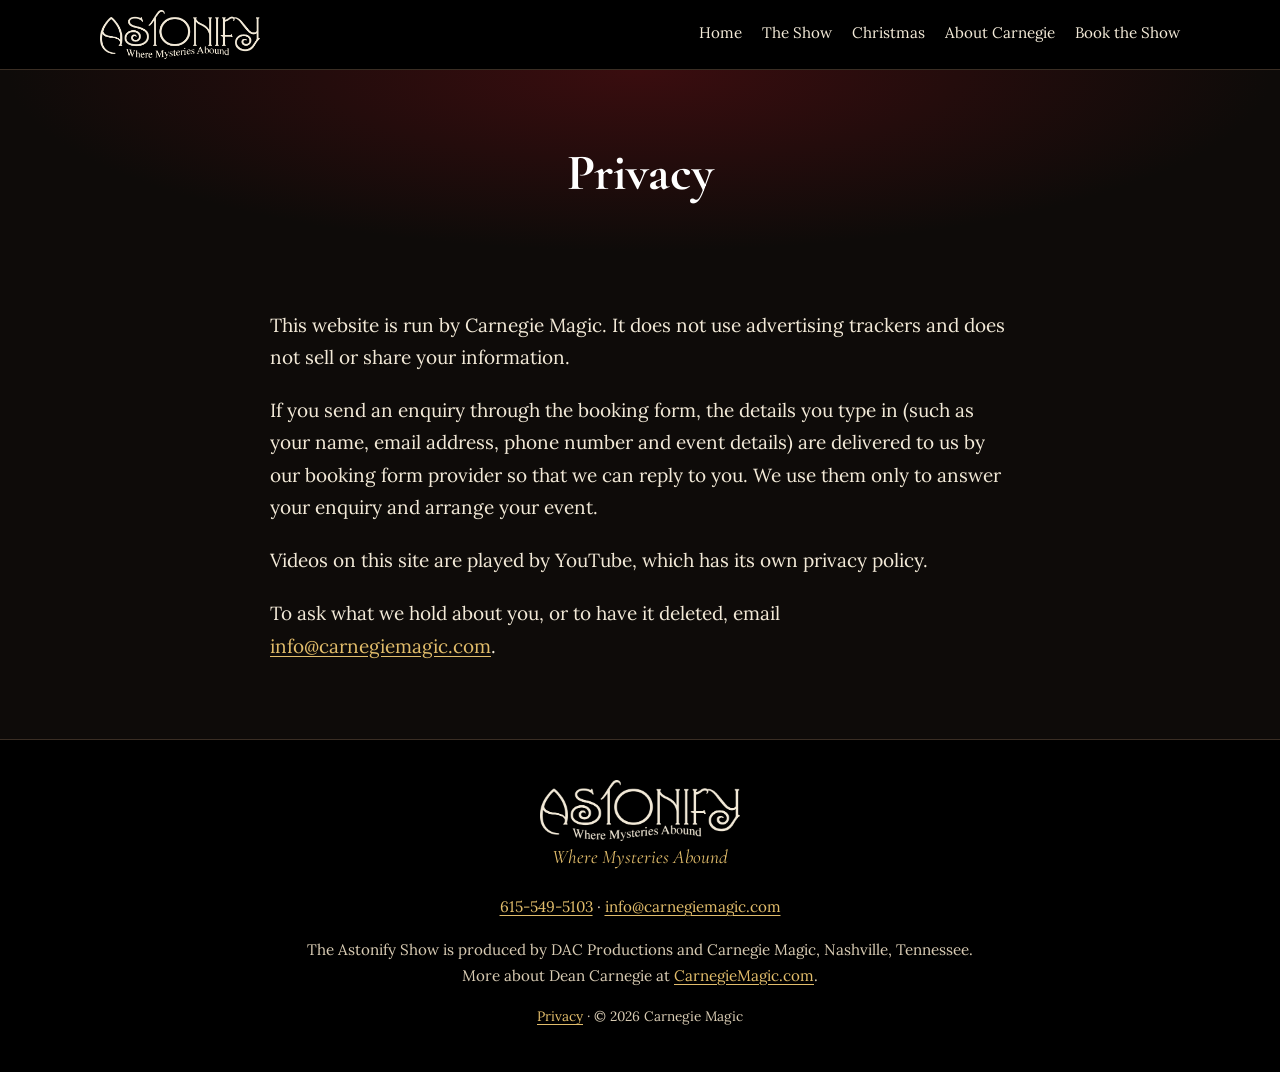
<file: privacy/index.html>
<!doctype html>
<html lang="en">
<head>
<meta charset="utf-8">
<meta name="viewport" content="width=device-width, initial-scale=1">
<title>Privacy | The Astonify Show</title>
<meta name="description" content="Privacy information for astonify.com.">
<link rel="canonical" href="https://astonify.com/privacy/">
<link rel="icon" href="../img/icon.jpg">
<meta property="og:title" content="Privacy | The Astonify Show">
<meta property="og:description" content="Privacy information for astonify.com.">
<meta property="og:image" content="https://astonify.com/img/og.jpg">
<meta property="og:url" content="https://astonify.com/privacy/">
<meta property="og:type" content="website">
<meta name="twitter:card" content="summary_large_image">

<link rel="preconnect" href="https://fonts.googleapis.com">
<link rel="preconnect" href="https://fonts.gstatic.com" crossorigin>
<link href="https://fonts.googleapis.com/css2?family=Cormorant+Garamond:ital,wght@0,600;0,700;1,600&family=Lora:ital,wght@0,400;0,600;1,400&display=swap" rel="stylesheet">
<link rel="stylesheet" href="../style.css">
</head>
<body>
<a class="skip" href="#main">Skip to content</a>
<header class="top">
  <div class="wrap top-in">
    <a class="brand" href="../"><img src="../img/logo.png" alt="Astonify" width="180" height="55"></a>
    <nav aria-label="Main"><a href=".././">Home</a><a href="../the-show/">The Show</a><a href="../christmas/">Christmas</a><a href="../about/">About Carnegie</a><a href="../book/">Book the Show</a></nav>
  </div>
</header>
<main id="main">

<section class="pagehead"><div class="wrap narrow center"><h1>Privacy</h1></div></section>
<section class="band"><div class="wrap narrow">
  <p>This website is run by Carnegie Magic. It does not use advertising trackers and does not sell or share
  your information.</p>
  <p>If you send an enquiry through the booking form, the details you type in (such as your name, email address,
  phone number and event details) are delivered to us by our booking form provider so that we can reply to you.
  We use them only to answer your enquiry and arrange your event.</p>
  <p>Videos on this site are played by YouTube, which has its own privacy policy.</p>
  <p>To ask what we hold about you, or to have it deleted, email <a href="mailto:info@carnegiemagic.com">info@carnegiemagic.com</a>.</p>
</div></section>

</main>
<footer class="foot">
  <div class="wrap">
    <img src="../img/logo.png" alt="" width="200" height="61" class="foot-logo">
    <p class="foot-tag">Where Mysteries Abound</p>
    <p><a href="tel:+16155495103">615-549-5103</a> &middot; <a href="mailto:info@carnegiemagic.com">info@carnegiemagic.com</a></p>
    <p>The Astonify Show is produced by DAC Productions and Carnegie Magic, Nashville, Tennessee.<br>
    More about Dean Carnegie at <a href="https://carnegiemagic.com/">CarnegieMagic.com</a>.</p>
    <p class="small"><a href="../privacy/">Privacy</a> &middot; &copy; 2026 Carnegie Magic</p>
  </div>
</footer>

</body>
</html>
</file>
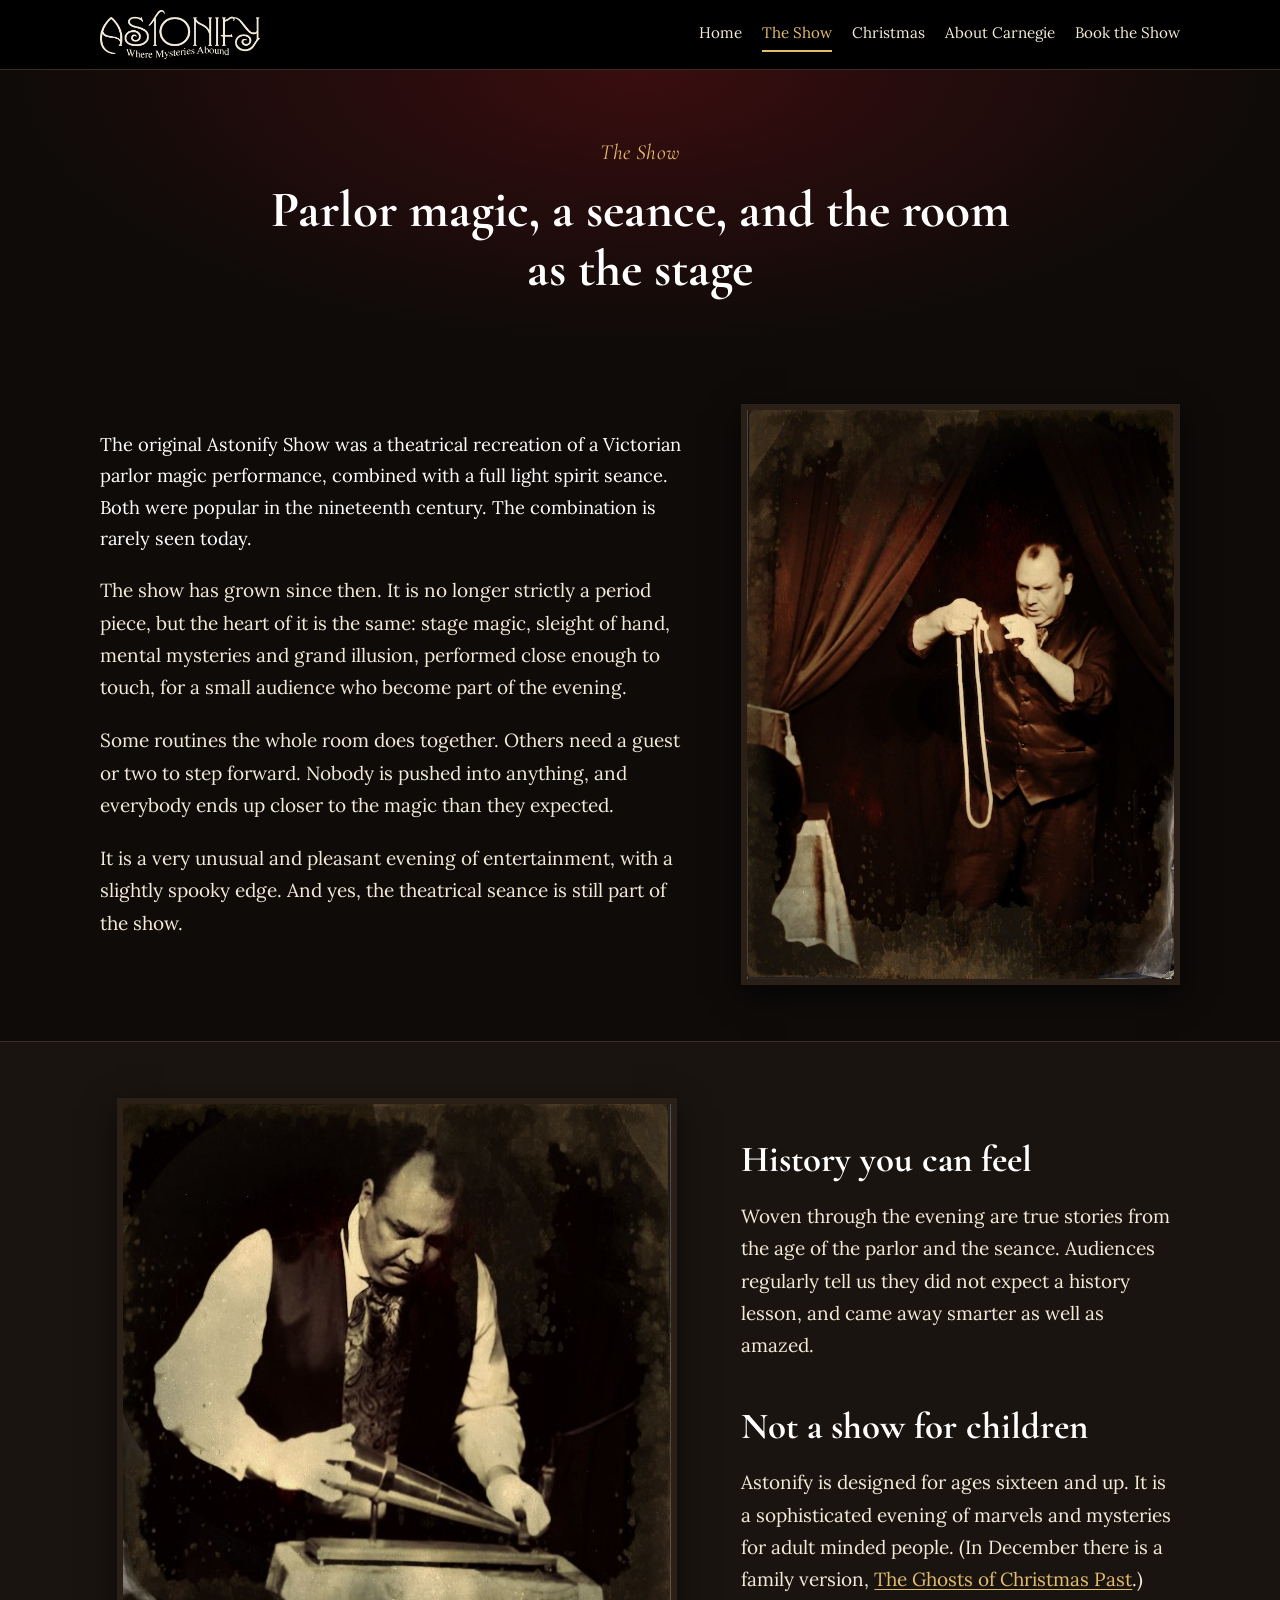
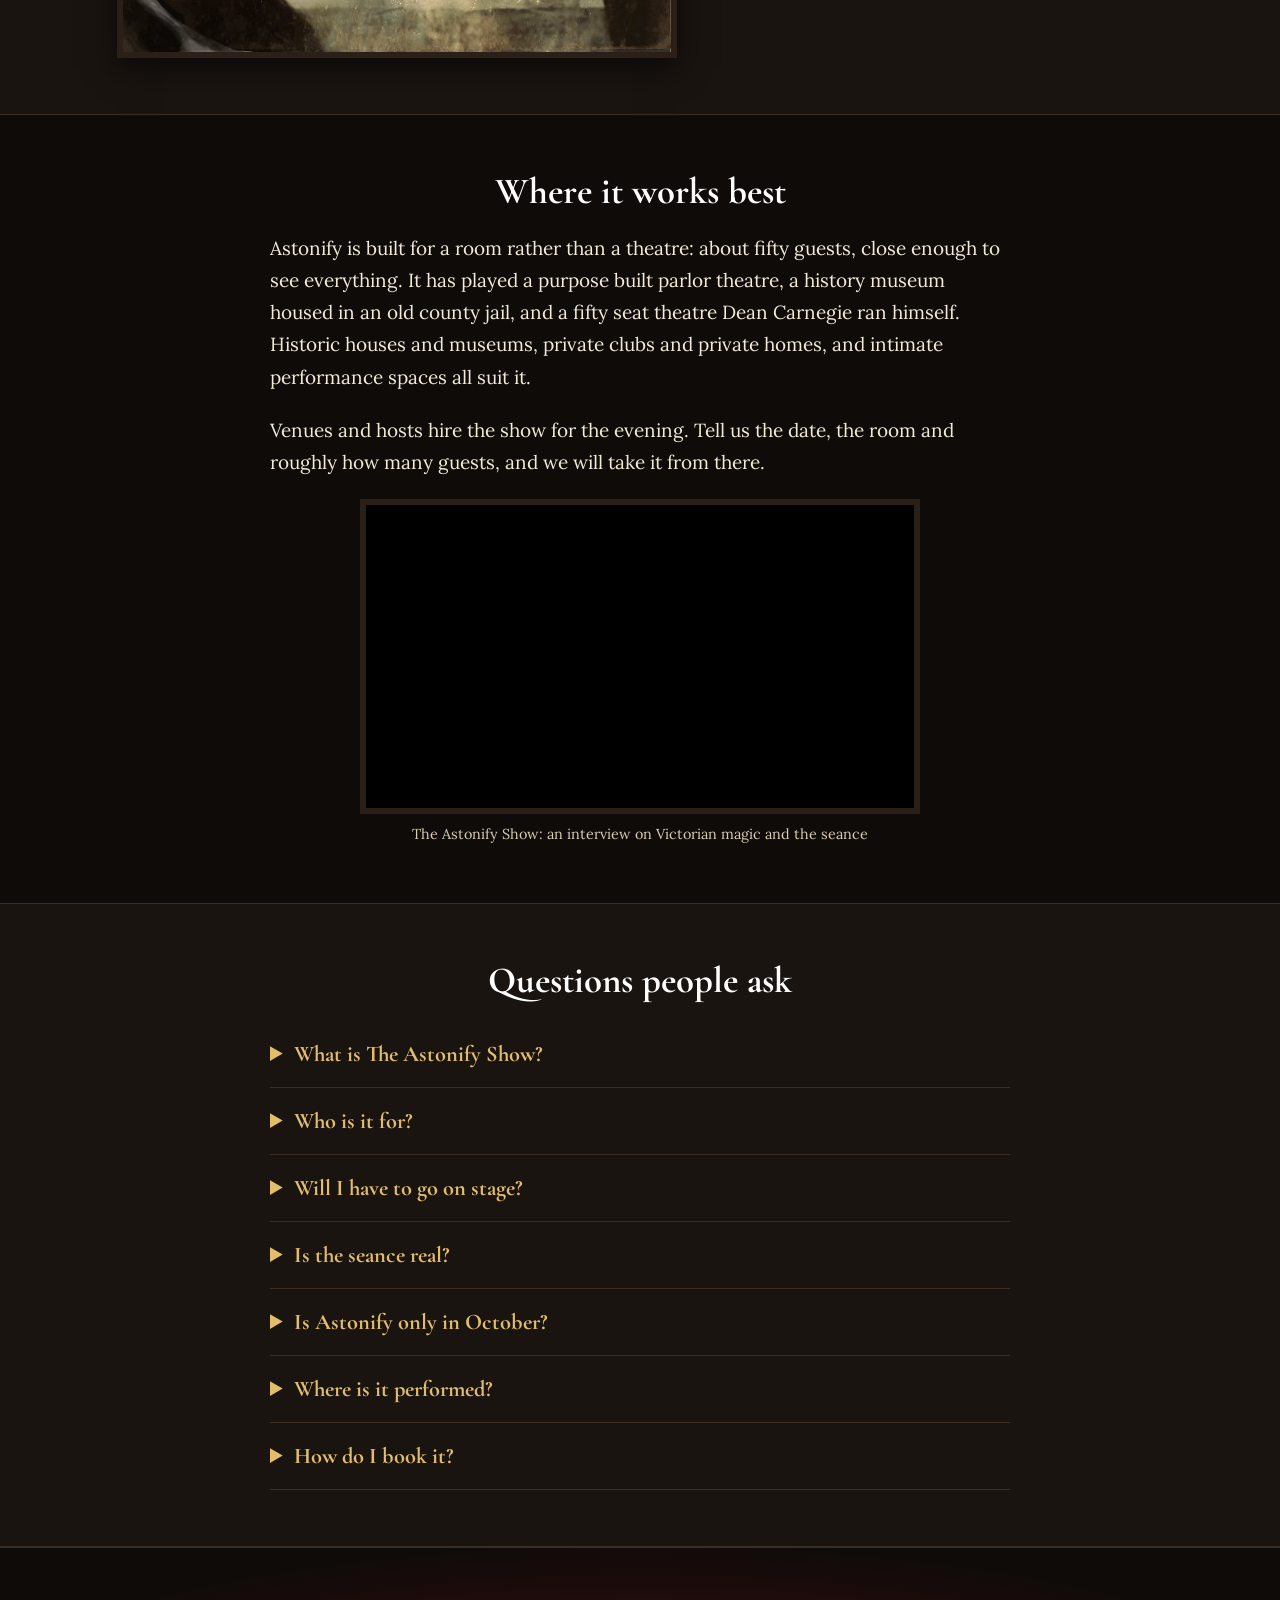
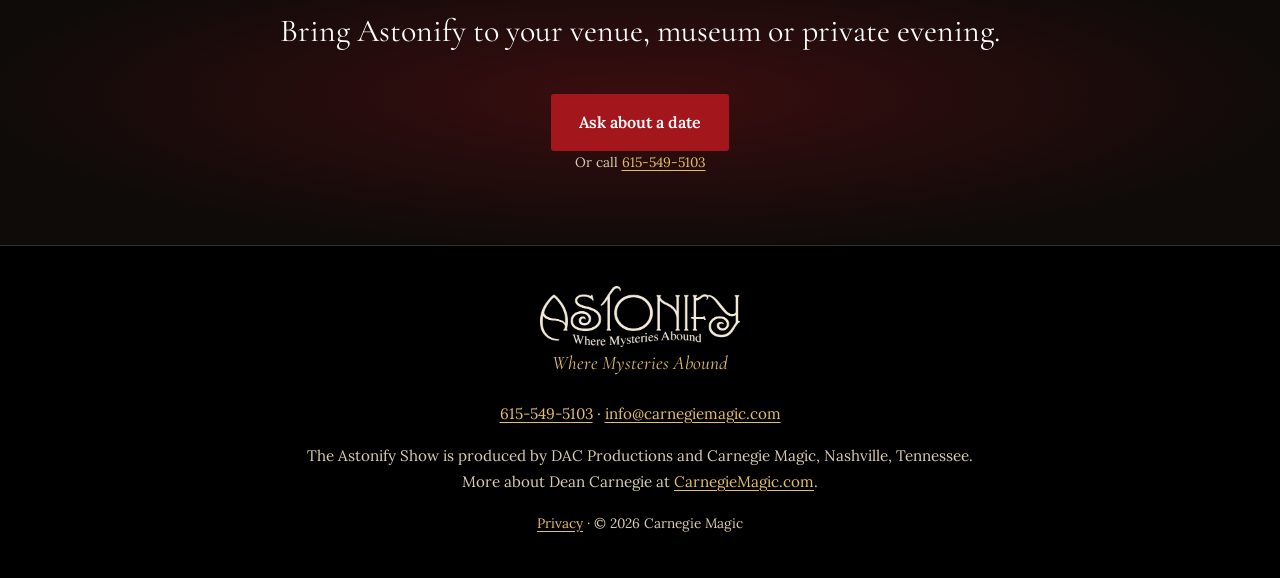
<file: the-show/index.html>
<!doctype html>
<html lang="en">
<head>
<meta charset="utf-8">
<meta name="viewport" content="width=device-width, initial-scale=1">
<title>The Show: Parlor Magic and a Theatrical Seance | Astonify, Nashville</title>
<meta name="description" content="Stage magic, sleight of hand, mental mysteries and grand illusion, with a theatrical seance, performed close up for about fifty guests aged 16 and up.">
<link rel="canonical" href="https://astonify.com/the-show/">
<link rel="icon" href="../img/icon.jpg">
<meta property="og:title" content="The Show: Parlor Magic and a Theatrical Seance | Astonify, Nashville">
<meta property="og:description" content="Stage magic, sleight of hand, mental mysteries and grand illusion, with a theatrical seance, performed close up for about fifty guests aged 16 and up.">
<meta property="og:image" content="https://astonify.com/img/og.jpg">
<meta property="og:url" content="https://astonify.com/the-show/">
<meta property="og:type" content="website">
<meta name="twitter:card" content="summary_large_image">
<script type="application/ld+json">
{
 "@context": "https://schema.org",
 "@type": "FAQPage",
 "mainEntity": [
  {
   "@type": "Question",
   "name": "What is The Astonify Show?",
   "acceptedAnswer": {
    "@type": "Answer",
    "text": "An immersive evening of Victorian parlor magic and thought reading, followed by a theatrical seance. It is created and performed by Dean Carnegie, a Nashville, Tennessee illusionist and magic historian, for an intimate room of about fifty guests."
   }
  },
  {
   "@type": "Question",
   "name": "Who is it for?",
   "acceptedAnswer": {
    "@type": "Answer",
    "text": "Adults. Astonify is designed for ages sixteen and up. In December there is a family friendly version, The Ghosts of Christmas Past."
   }
  },
  {
   "@type": "Question",
   "name": "Will I have to go on stage?",
   "acceptedAnswer": {
    "@type": "Answer",
    "text": "Only if you want to. Some mysteries involve the whole room at once, and others need a guest or two to step forward. Nobody is pushed into anything."
   }
  },
  {
   "@type": "Question",
   "name": "Is the seance real?",
   "acceptedAnswer": {
    "@type": "Answer",
    "text": "It is a theatrical seance, performed in the style of the nineteenth century parlor and presented as entertainment. It is slightly spooky, and it is part of the Astonify evening."
   }
  },
  {
   "@type": "Question",
   "name": "Is Astonify only in October?",
   "acceptedAnswer": {
    "@type": "Answer",
    "text": "No. The show is available all year, and different versions are offered through the year, including The Ghosts of Christmas Past in December."
   }
  },
  {
   "@type": "Question",
   "name": "Where is it performed?",
   "acceptedAnswer": {
    "@type": "Answer",
    "text": "Astonify is based in Nashville, Tennessee, and is available to travel. Venues, museums, historic sites, clubs and private hosts hire the show for an evening in their own room."
   }
  },
  {
   "@type": "Question",
   "name": "How do I book it?",
   "acceptedAnswer": {
    "@type": "Answer",
    "text": "Use the form on the Book the Show page, or call 615-549-5103. Tell us the date, the room and roughly how many guests."
   }
  }
 ]
}
</script>
<link rel="preconnect" href="https://fonts.googleapis.com">
<link rel="preconnect" href="https://fonts.gstatic.com" crossorigin>
<link href="https://fonts.googleapis.com/css2?family=Cormorant+Garamond:ital,wght@0,600;0,700;1,600&family=Lora:ital,wght@0,400;0,600;1,400&display=swap" rel="stylesheet">
<link rel="stylesheet" href="../style.css">
</head>
<body>
<a class="skip" href="#main">Skip to content</a>
<header class="top">
  <div class="wrap top-in">
    <a class="brand" href="../"><img src="../img/logo.png" alt="Astonify" width="180" height="55"></a>
    <nav aria-label="Main"><a href=".././">Home</a><a href="../the-show/" aria-current="page">The Show</a><a href="../christmas/">Christmas</a><a href="../about/">About Carnegie</a><a href="../book/">Book the Show</a></nav>
  </div>
</header>
<main id="main">

<section class="pagehead"><div class="wrap narrow center">
  <p class="kicker">The Show</p>
  <h1>Parlor magic, a seance, and the room as the stage</h1>
</div></section>
<section class="band"><div class="wrap split">
  <div>
    <p class="lead">The original Astonify Show was a theatrical recreation of a Victorian parlor magic performance,
    combined with a full light spirit seance. Both were popular in the nineteenth century. The combination is rarely seen today.</p>
    <p>The show has grown since then. It is no longer strictly a period piece, but the heart of it is the same: stage
    magic, sleight of hand, mental mysteries and grand illusion, performed close enough to touch, for a small audience
    who become part of the evening.</p>
    <p>Some routines the whole room does together. Others need a guest or two to step forward. Nobody is pushed into
    anything, and everybody ends up closer to the magic than they expected.</p>
    <p>It is a very unusual and pleasant evening of entertainment, with a slightly spooky edge. And yes, the theatrical
    seance is still part of the show.</p>
  </div>
  <div><img class="photo" src="../img/tintype-rope.jpg" alt="Dean Carnegie in Victorian dress, performing with a rope" width="720" height="960"></div>
</div></section>

<section class="band dark"><div class="wrap split">
  <div><img class="photo" src="../img/tintype-table.jpg" alt="Dean Carnegie at a seance table" width="560" height="560" loading="lazy"></div>
  <div>
    <h2>History you can feel</h2>
    <p>Woven through the evening are true stories from the age of the parlor and the seance. Audiences regularly tell
    us they did not expect a history lesson, and came away smarter as well as amazed.</p>
    <h2>Not a show for children</h2>
    <p>Astonify is designed for ages sixteen and up. It is a sophisticated evening of marvels and mysteries for
    adult minded people. (In December there is a family version, <a href="../christmas/">The Ghosts of Christmas Past</a>.)</p>
  </div>
</div></section>

<section class="band"><div class="wrap narrow">
  <h2 class="center">Where it works best</h2>
  <p>Astonify is built for a room rather than a theatre: about fifty guests, close enough to see everything. It has
  played a purpose built parlor theatre, a history museum housed in an old county jail, and a fifty seat theatre
  Dean Carnegie ran himself. Historic houses and museums, private clubs and private homes, and intimate performance
  spaces all suit it.</p>
  <p>Venues and hosts hire the show for the evening. Tell us the date, the room and roughly how many guests,
  and we will take it from there.</p>
  <div class="center"><div class="video">
      <div class="video-frame"><iframe src="https://www.youtube.com/embed/KJwryN8Tdjo" title="The Astonify Show: an interview on Victorian magic and the seance" loading="lazy"
        allow="accelerometer; autoplay; clipboard-write; encrypted-media; gyroscope; picture-in-picture; web-share"
        referrerpolicy="strict-origin-when-cross-origin" allowfullscreen></iframe></div>
      <span class="video-cap">The Astonify Show: an interview on Victorian magic and the seance</span>
    </div></div>
</div></section>
<section class="band dark"><div class="wrap narrow">
  <h2 class="center">Questions people ask</h2>
    <details class="faq"><summary>What is The Astonify Show?</summary><p>An immersive evening of Victorian parlor magic and thought reading, followed by a theatrical seance. It is created and performed by Dean Carnegie, a Nashville, Tennessee illusionist and magic historian, for an intimate room of about fifty guests.</p></details>
    <details class="faq"><summary>Who is it for?</summary><p>Adults. Astonify is designed for ages sixteen and up. In December there is a family friendly version, The Ghosts of Christmas Past.</p></details>
    <details class="faq"><summary>Will I have to go on stage?</summary><p>Only if you want to. Some mysteries involve the whole room at once, and others need a guest or two to step forward. Nobody is pushed into anything.</p></details>
    <details class="faq"><summary>Is the seance real?</summary><p>It is a theatrical seance, performed in the style of the nineteenth century parlor and presented as entertainment. It is slightly spooky, and it is part of the Astonify evening.</p></details>
    <details class="faq"><summary>Is Astonify only in October?</summary><p>No. The show is available all year, and different versions are offered through the year, including The Ghosts of Christmas Past in December.</p></details>
    <details class="faq"><summary>Where is it performed?</summary><p>Astonify is based in Nashville, Tennessee, and is available to travel. Venues, museums, historic sites, clubs and private hosts hire the show for an evening in their own room.</p></details>
    <details class="faq"><summary>How do I book it?</summary><p>Use the form on the Book the Show page, or call 615-549-5103. Tell us the date, the room and roughly how many guests.</p></details>
</div></section>
<section class="cta"><div class="wrap center">
  <p class="cta-line">Bring Astonify to your venue, museum or private evening.</p>
  <a class="btn" href="../book/">Ask about a date</a>
  <p class="small">Or call <a href="tel:+16155495103">615-549-5103</a></p>
</div></section>

</main>
<footer class="foot">
  <div class="wrap">
    <img src="../img/logo.png" alt="" width="200" height="61" class="foot-logo">
    <p class="foot-tag">Where Mysteries Abound</p>
    <p><a href="tel:+16155495103">615-549-5103</a> &middot; <a href="mailto:info@carnegiemagic.com">info@carnegiemagic.com</a></p>
    <p>The Astonify Show is produced by DAC Productions and Carnegie Magic, Nashville, Tennessee.<br>
    More about Dean Carnegie at <a href="https://carnegiemagic.com/">CarnegieMagic.com</a>.</p>
    <p class="small"><a href="../privacy/">Privacy</a> &middot; &copy; 2026 Carnegie Magic</p>
  </div>
</footer>

</body>
</html>
</file>
<file: style.css>
/* astonify.com: dark Victorian parlor, high contrast (cream on near-black) */
:root {
  --bg: #0e0b09;
  --bg2: #1a1410;
  --ink: #f3ead8;
  --muted: #d9ccb4;
  --gold: #e2bd6b;
  --red: #a3171c;
  --line: #3a2e24;
}
* { box-sizing: border-box; }
html { -webkit-text-size-adjust: 100%; }
body {
  margin: 0; background: var(--bg); color: var(--ink);
  font: 19px/1.7 "Lora", Georgia, serif;
}
img { max-width: 100%; height: auto; display: block; }
a { color: var(--gold); text-underline-offset: 3px; }
a:hover { color: #fff; }
h1, h2, h3 { font-family: "Cormorant Garamond", Georgia, serif; font-weight: 700; line-height: 1.15; color: #fff; }
h1 { font-size: clamp(2.1rem, 5vw, 3.2rem); margin: .2em 0 .5em; }
h2 { font-size: clamp(1.7rem, 3.6vw, 2.3rem); margin: 1.2em 0 .5em; }
h2:first-child { margin-top: 0; }
h3 { font-size: 1.45rem; margin: 0 0 .4em; color: var(--gold); }
p { margin: 0 0 1.1em; }
.wrap { max-width: 1120px; margin: 0 auto; padding: 0 20px; }
.narrow { max-width: 780px; }
.center { text-align: center; }
.small { font-size: .85rem; color: var(--muted); }
.skip { position: absolute; left: -999px; }
.skip:focus { left: 10px; top: 10px; background: #fff; color: #000; padding: 8px; z-index: 9; }

/* header */
.top { background: #000; border-bottom: 1px solid var(--line); position: sticky; top: 0; z-index: 5; }
.top-in { display: flex; align-items: center; justify-content: space-between; gap: 16px; padding-top: 10px; padding-bottom: 10px; flex-wrap: wrap; }
.brand img { width: 160px; }
.top nav { display: flex; flex-wrap: wrap; gap: 4px 20px; }
.top nav a { color: var(--ink); text-decoration: none; font-size: .95rem; padding: 4px 0; border-bottom: 2px solid transparent; }
.top nav a:hover, .top nav a[aria-current] { color: var(--gold); border-bottom-color: var(--gold); }

/* sections */
.hero { background: radial-gradient(ellipse at 75% 40%, #3a2a1c 0%, #000 70%); padding: 48px 0; }
.hero-in { display: grid; grid-template-columns: 1fr 1fr; gap: 56px; align-items: center; }
.hero-text .btns { justify-content: flex-start; }
.hero-photo img { width: 100%; max-height: 82vh; object-fit: contain; box-shadow: 0 12px 40px rgba(0,0,0,.7); }
@media (max-width: 820px) {
  .hero { padding: 24px 0 40px; }
  .hero-in { grid-template-columns: 1fr; gap: 28px; }
  .hero-photo { order: -1; }
  .hero-text { text-align: center; }
  .hero-text .btns { justify-content: center; }
}
.intro { padding: 56px 0 40px; }
.pagehead { padding: 64px 0 24px; background: radial-gradient(ellipse at top, #3a0d0f 0%, var(--bg) 70%); }
.kicker { font-family: "Cormorant Garamond", Georgia, serif; font-style: italic; font-size: 1.35rem; color: var(--gold); margin: 0; letter-spacing: .02em; }
.lead { font-size: 1.15rem; color: #fff; }
.band { padding: 56px 0; }
.band.dark { background: var(--bg2); border-top: 1px solid var(--line); border-bottom: 1px solid var(--line); }
.split { display: grid; grid-template-columns: 1.15fr .85fr; gap: 48px; align-items: center; }
.split > div:first-child:has(> img) { order: 0; }
@media (max-width: 820px) { .split { grid-template-columns: 1fr; gap: 28px; } }

/* buttons */
.btns { display: flex; flex-wrap: wrap; gap: 12px; justify-content: center; margin-top: 26px; }
.btn { display: inline-block; background: var(--red); color: #fff; text-decoration: none; font-weight: 600;
  padding: 13px 26px; border-radius: 3px; border: 2px solid var(--red); font-size: 1rem; }
.btn:hover { background: #c41e24; border-color: #c41e24; color: #fff; }
.btn.ghost { background: transparent; border-color: var(--gold); color: var(--gold); }
.btn.ghost:hover { background: var(--gold); color: #000; }

/* facts strip */
.facts { border-top: 1px solid var(--line); border-bottom: 1px solid var(--line); background: var(--bg2); }
.facts-in { display: grid; grid-template-columns: repeat(3, 1fr); text-align: center; }
.facts-in div { padding: 24px 12px; }
.facts-in div + div { border-left: 1px solid var(--line); }
.facts strong { display: block; font-family: "Cormorant Garamond", Georgia, serif; font-size: 1.6rem; color: var(--gold); }
.facts span { color: var(--muted); font-size: .95rem; }
@media (max-width: 640px) { .facts-in { grid-template-columns: 1fr; } .facts-in div + div { border-left: 0; border-top: 1px solid var(--line); } }

/* photos */
.photo { border: 6px solid #2a2018; box-shadow: 0 10px 30px rgba(0,0,0,.6); margin: 0 auto; }
.poster { max-width: 420px; width: 100%; margin: 0 auto; box-shadow: 0 10px 30px rgba(0,0,0,.6); }

/* video */
.video { position: relative; display: block; max-width: 560px; margin: 0 auto; text-decoration: none; }
.video-frame { position: relative; aspect-ratio: 16 / 9; border: 6px solid #2a2018; background: #000; }
.video-frame iframe { position: absolute; inset: 0; width: 100%; height: 100%; border: 0; }
.play { position: absolute; left: 50%; top: 42%; width: 78px; height: 78px; margin: -39px 0 0 -39px; border-radius: 50%;
  background: rgba(163,23,28,.92); }
.play::after { content: ""; position: absolute; left: 31px; top: 23px; border-style: solid; border-width: 16px 0 16px 26px; border-color: transparent transparent transparent #fff; }
.video:hover .play { background: #c41e24; }
.video-cap { display: block; color: var(--muted); font-size: .9rem; margin-top: 8px; text-align: center; }

/* reviews */
.reviews { display: grid; grid-template-columns: repeat(2, 1fr); gap: 24px; margin-top: 28px; }
@media (max-width: 760px) { .reviews { grid-template-columns: 1fr; } }
.review { margin: 0; background: var(--bg2); border: 1px solid var(--line); border-top: 3px solid var(--gold); padding: 26px; }
.review blockquote { margin: 0 0 14px; font-style: italic; color: #fff; }
.review figcaption { font-size: .92rem; color: var(--muted); }
.review figcaption strong { color: var(--ink); }

/* lists */
.venues, .creds { padding-left: 1.2em; }
.venues li, .creds li { margin-bottom: .8em; }
.venues li::marker, .creds li::marker { color: var(--gold); }

/* booking */
.contact-row { display: grid; grid-template-columns: 1fr 1fr; gap: 16px; margin-bottom: 18px; }
.contact-row div { background: var(--bg2); border: 1px solid var(--line); padding: 18px; text-align: center; }
.contact-row strong { display: block; color: var(--gold); font-family: "Cormorant Garamond", Georgia, serif; font-size: 1.4rem; }
.contact-row a { font-size: 1.05rem; word-break: break-word; }
@media (max-width: 560px) { .contact-row { grid-template-columns: 1fr; } }
.form-box { background: #fff; color: #111; padding: 18px; border-radius: 4px; margin-top: 24px; min-height: 200px; }

/* call to action + footer */
.cta { padding: 56px 0; background: radial-gradient(ellipse at center, #3a0d0f 0%, var(--bg) 75%); border-top: 1px solid var(--line); }
.cta-line { font-family: "Cormorant Garamond", Georgia, serif; font-size: clamp(1.5rem, 3.4vw, 2rem); color: #fff; }
.foot { background: #000; padding: 40px 0 28px; text-align: center; color: var(--muted); font-size: .95rem; border-top: 1px solid var(--line); }
.foot-logo { width: 200px; margin: 0 auto; }
.foot-tag { font-family: "Cormorant Garamond", Georgia, serif; font-style: italic; color: var(--gold); font-size: 1.2rem; }

/* questions and answers */
.faq { border-bottom: 1px solid var(--line); padding: 14px 0; }
.faq summary { cursor: pointer; font-family: "Cormorant Garamond", Georgia, serif; font-size: 1.4rem; color: var(--gold); font-weight: 700; }
.faq p { margin: 10px 0 4px; }
</file>
